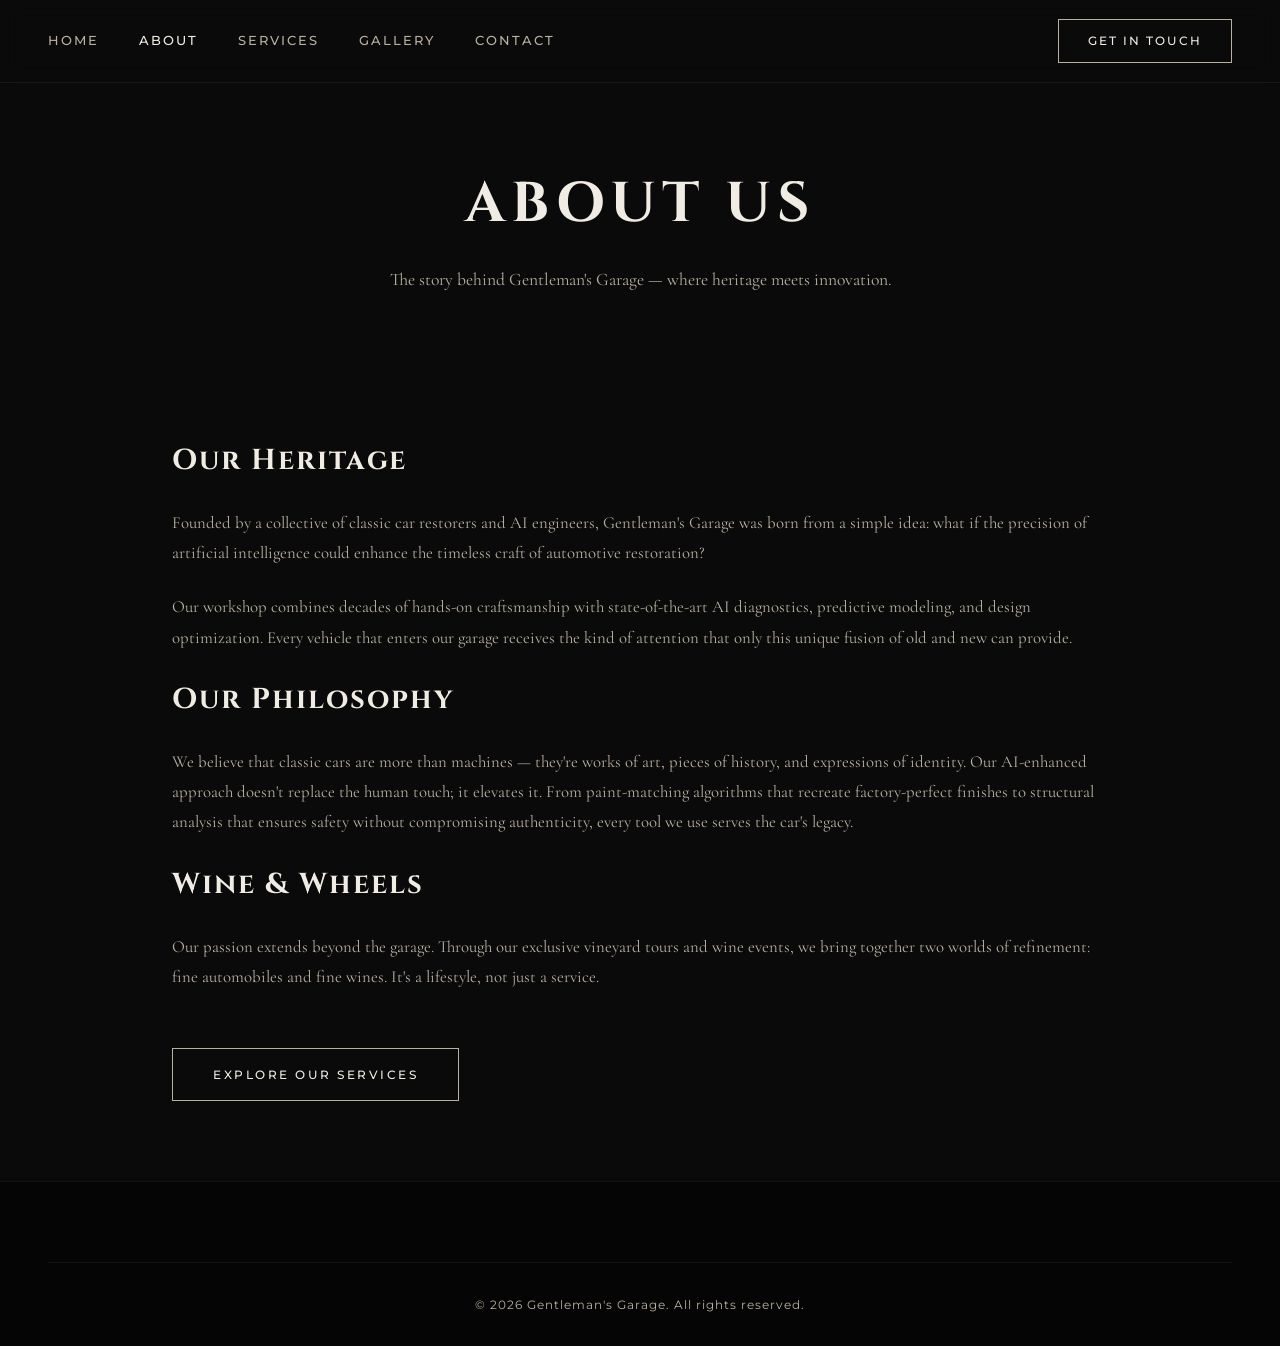
<file: pages/about.html>
<!DOCTYPE html>
<html lang="de">
<head>
  <meta charset="UTF-8">
  <meta name="viewport" content="width=device-width, initial-scale=1.0">
  <title>About — Gentleman's Garage</title>
  <link rel="stylesheet" href="../css/style.css">
  <link href="https://fonts.googleapis.com/css2?family=Cinzel:wght@400;600;700&family=Cormorant+Garamond:ital,wght@0,300;0,400;0,600;1,400&family=Montserrat:wght@300;400;500;600&display=swap" rel="stylesheet">
  <link rel="stylesheet" href="https://cdnjs.cloudflare.com/ajax/libs/font-awesome/6.5.1/css/all.min.css">
</head>
<body>
  <nav class="main-nav">
    <div class="nav-links">
      <a href="../index.html">HOME</a>
      <a href="about.html" class="active">ABOUT</a>
      <a href="services.html">SERVICES</a>
      <a href="gallery.html">GALLERY</a>
      <a href="contact.html">CONTACT</a>
    </div>
    <a href="contact.html" class="nav-cta">GET IN TOUCH</a>
  </nav>

  <div class="page-header">
    <h1>ABOUT US</h1>
    <p>The story behind Gentleman's Garage — where heritage meets innovation.</p>
  </div>

  <div class="page-content">
    <h2>Our Heritage</h2>
    <p>Founded by a collective of classic car restorers and AI engineers, Gentleman's Garage was born from a simple idea: what if the precision of artificial intelligence could enhance the timeless craft of automotive restoration?</p>
    <p>Our workshop combines decades of hands-on craftsmanship with state-of-the-art AI diagnostics, predictive modeling, and design optimization. Every vehicle that enters our garage receives the kind of attention that only this unique fusion of old and new can provide.</p>

    <h2>Our Philosophy</h2>
    <p>We believe that classic cars are more than machines — they're works of art, pieces of history, and expressions of identity. Our AI-enhanced approach doesn't replace the human touch; it elevates it. From paint-matching algorithms that recreate factory-perfect finishes to structural analysis that ensures safety without compromising authenticity, every tool we use serves the car's legacy.</p>

    <h2>Wine & Wheels</h2>
    <p>Our passion extends beyond the garage. Through our exclusive vineyard tours and wine events, we bring together two worlds of refinement: fine automobiles and fine wines. It's a lifestyle, not just a service.</p>

    <a href="services.html" class="btn btn-outline" style="margin-top:2rem">EXPLORE OUR SERVICES</a>
  </div>

  <footer class="main-footer">
    <div class="footer-bottom">
      <p>&copy; 2026 Gentleman's Garage. All rights reserved.</p>
    </div>
  </footer>
  <script src="../js/main.js"></script>
</body>
</html>
</file>
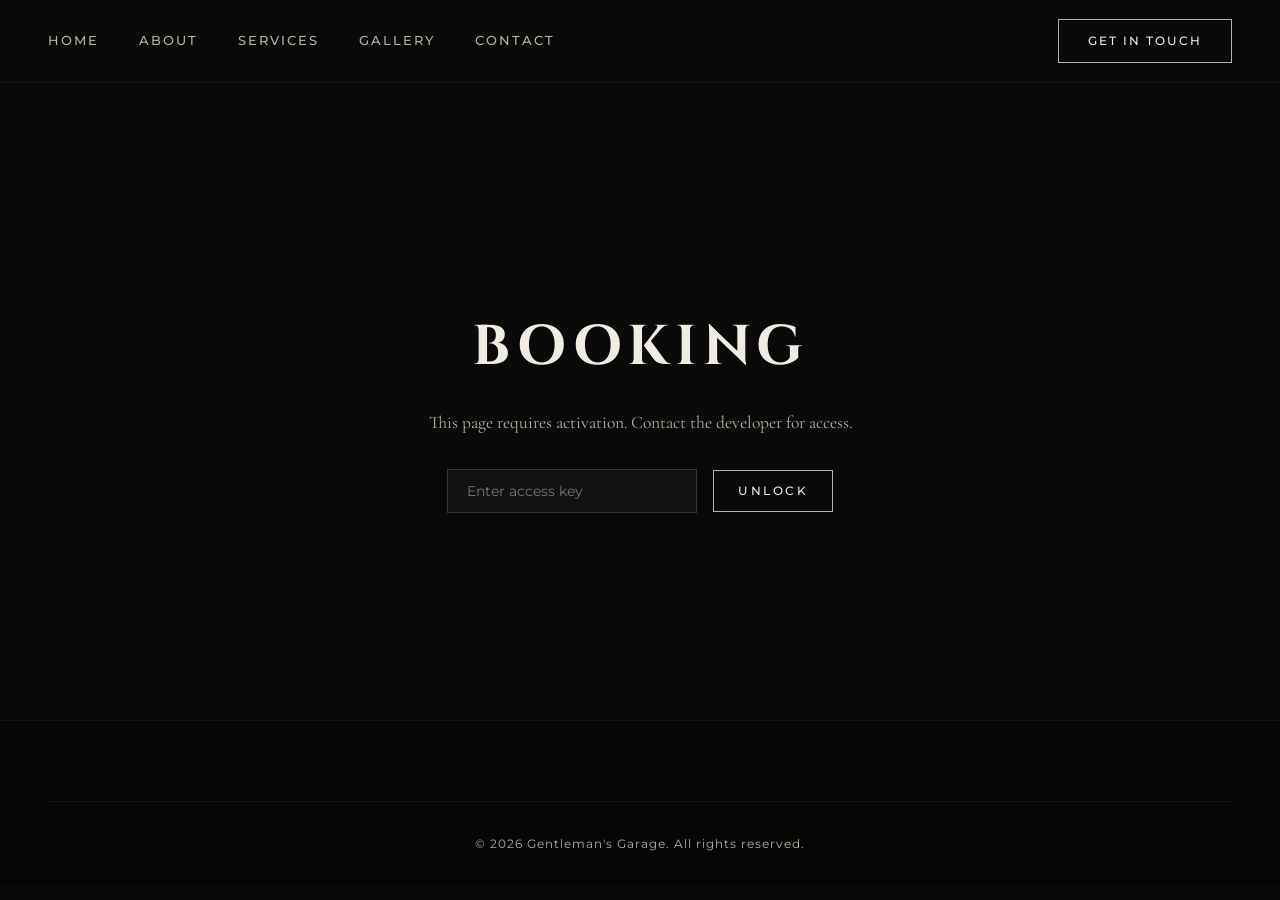
<file: pages/booking.html>
<!DOCTYPE html>
<html lang="de">
<head>
  <meta charset="UTF-8">
  <meta name="viewport" content="width=device-width, initial-scale=1.0">
  <title>Booking — Gentleman's Garage</title>
  <link rel="stylesheet" href="../css/style.css">
  <link href="https://fonts.googleapis.com/css2?family=Cinzel:wght@400;600;700&family=Cormorant+Garamond:ital,wght@0,300;0,400;0,600;1,400&family=Montserrat:wght@300;400;500;600&display=swap" rel="stylesheet">
  <link rel="stylesheet" href="https://cdnjs.cloudflare.com/ajax/libs/font-awesome/6.5.1/css/all.min.css">
</head>
<body>
  <nav class="main-nav">
    <div class="nav-links">
      <a href="../index.html">HOME</a>
      <a href="about.html">ABOUT</a>
      <a href="services.html">SERVICES</a>
      <a href="gallery.html">GALLERY</a>
      <a href="contact.html">CONTACT</a>
    </div>
    <a href="contact.html" class="nav-cta">GET IN TOUCH</a>
  </nav>

  <!-- Access gate: requires ?key=YOUR_KEY or localStorage gg_booking_key -->
  <div id="booking-gate" class="page-header" style="min-height:80vh;display:flex;flex-direction:column;align-items:center;justify-content:center">
    <h1>BOOKING</h1>
    <p id="gate-msg" style="margin-bottom:2rem">This page requires activation. Contact the developer for access.</p>
    <div id="gate-input" style="display:flex;gap:1rem;align-items:center">
      <input type="text" id="access-key" placeholder="Enter access key" style="padding:0.8rem 1.2rem;background:rgba(255,255,255,0.03);border:1px solid rgba(255,255,255,0.15);color:#f0ece4;font-family:'Montserrat',sans-serif;font-size:0.85rem;width:250px">
      <button onclick="checkKey()" class="btn btn-outline" style="padding:0.8rem 1.5rem">UNLOCK</button>
    </div>
  </div>

  <!-- Actual booking content (hidden until unlocked) -->
  <div id="booking-content" style="display:none">
    <div class="page-header">
      <h1>BOOK YOUR EXPERIENCE</h1>
      <p>Select a service and preferred date to reserve your slot.</p>
    </div>

    <div class="page-content">
      <div class="booking-grid">
        <div class="booking-options">
          <div class="booking-option" onclick="selectOption(this)">
            <input type="radio" name="service" value="restoration" hidden>
            <h3>AI-Enhanced Restoration</h3>
            <span class="price">FROM €5,000</span>
            <p>Full diagnostic & restoration consultation with AI analysis.</p>
          </div>
          <div class="booking-option" onclick="selectOption(this)">
            <input type="radio" name="service" value="custom" hidden>
            <h3>Custom Build Consultation</h3>
            <span class="price">FROM €2,500</span>
            <p>Restomod or concours build planning with 3D AI modeling.</p>
          </div>
          <div class="booking-option" onclick="selectOption(this)">
            <input type="radio" name="service" value="winetour" hidden>
            <h3>Luxury Wine Tour</h3>
            <span class="price">FROM €800 / PERSON</span>
            <p>Full-day vineyard tour in a classic car with tastings.</p>
          </div>
          <div class="booking-option" onclick="selectOption(this)">
            <input type="radio" name="service" value="event" hidden>
            <h3>Private Event</h3>
            <span class="price">ON REQUEST</span>
            <p>Exclusive gatherings, corporate events, or private track days.</p>
          </div>
        </div>

        <form class="contact-form" id="booking-form">
          <div class="form-row">
            <div class="form-group">
              <label>First Name</label>
              <input type="text" required>
            </div>
            <div class="form-group">
              <label>Last Name</label>
              <input type="text" required>
            </div>
          </div>
          <div class="form-group">
            <label>Email</label>
            <input type="email" required>
          </div>
          <div class="form-group">
            <label>Phone</label>
            <input type="tel">
          </div>
          <div class="form-row">
            <div class="form-group">
              <label>Preferred Date</label>
              <input type="date" required>
            </div>
            <div class="form-group">
              <label>Guests</label>
              <select>
                <option>1</option>
                <option>2</option>
                <option>3-4</option>
                <option>5-8</option>
                <option>8+</option>
              </select>
            </div>
          </div>
          <div class="form-group">
            <label>Notes</label>
            <textarea placeholder="Special requests, vehicle details, etc."></textarea>
          </div>
          <button type="submit" class="btn btn-gold" style="width:100%">SUBMIT BOOKING REQUEST</button>
        </form>
      </div>
    </div>
  </div>

  <footer class="main-footer">
    <div class="footer-bottom">
      <p>&copy; 2026 Gentleman's Garage. All rights reserved.</p>
    </div>
  </footer>

  <script src="../js/main.js"></script>
  <script>
    /*  DEVELOPER ACTIVATION SYSTEM
     *  ─────────────────────────────
     *  Method 1: URL param — booking.html?key=gentleman2026
     *  Method 2: localStorage — localStorage.setItem('gg_booking_key', 'gentleman2026')
     *  Method 3: Manual input on the page
     *
     *  To change the access key, edit the VALID_KEY below.
     */
    const VALID_KEY = 'gentleman2026';

    function unlock() {
      document.getElementById('booking-gate').style.display = 'none';
      document.getElementById('booking-content').style.display = 'block';
      localStorage.setItem('gg_booking_key', VALID_KEY);
    }

    function checkKey() {
      const input = document.getElementById('access-key').value.trim();
      if (input === VALID_KEY) {
        unlock();
      } else {
        document.getElementById('gate-msg').textContent = 'Invalid key. Please try again.';
        document.getElementById('gate-msg').style.color = '#c44';
      }
    }

    function selectOption(el) {
      document.querySelectorAll('.booking-option').forEach(o => o.classList.remove('selected'));
      el.classList.add('selected');
      el.querySelector('input[type="radio"]').checked = true;
    }

    // Auto-check on load
    (function() {
      const params = new URLSearchParams(window.location.search);
      const urlKey = params.get('key');
      const storedKey = localStorage.getItem('gg_booking_key');
      if (urlKey === VALID_KEY || storedKey === VALID_KEY) {
        unlock();
      }
    })();
  </script>
</body>
</html>
</file>
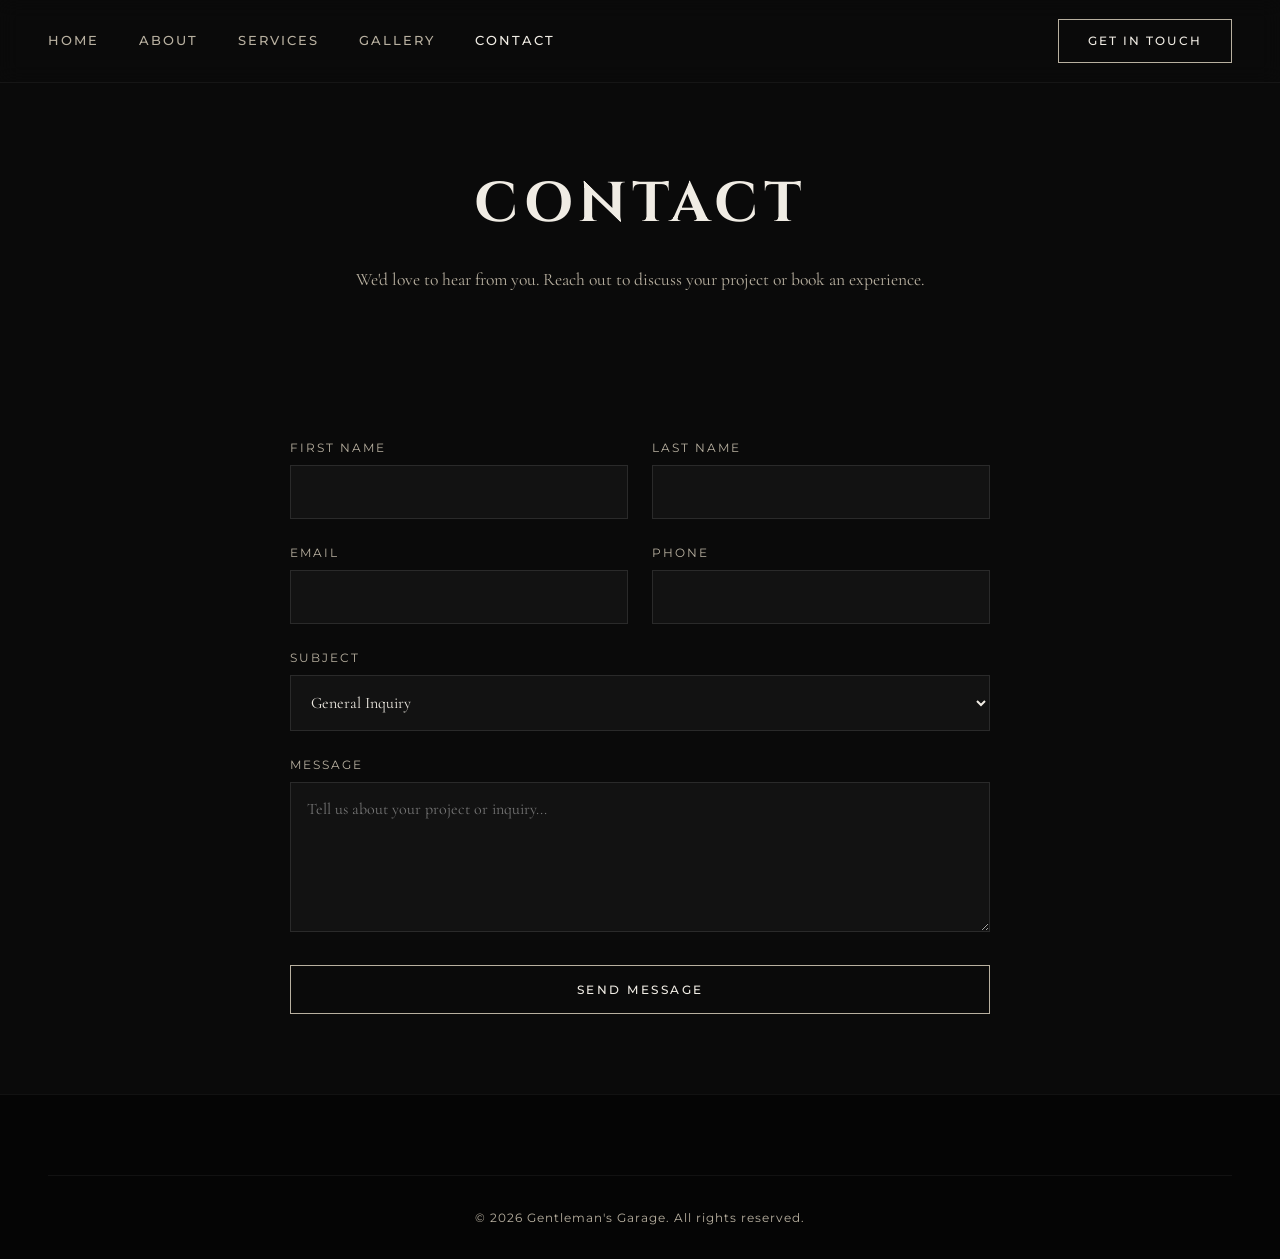
<file: pages/contact.html>
<!DOCTYPE html>
<html lang="de">
<head>
  <meta charset="UTF-8">
  <meta name="viewport" content="width=device-width, initial-scale=1.0">
  <title>Contact — Gentleman's Garage</title>
  <link rel="stylesheet" href="../css/style.css">
  <link href="https://fonts.googleapis.com/css2?family=Cinzel:wght@400;600;700&family=Cormorant+Garamond:ital,wght@0,300;0,400;0,600;1,400&family=Montserrat:wght@300;400;500;600&display=swap" rel="stylesheet">
  <link rel="stylesheet" href="https://cdnjs.cloudflare.com/ajax/libs/font-awesome/6.5.1/css/all.min.css">
</head>
<body>
  <nav class="main-nav">
    <div class="nav-links">
      <a href="../index.html">HOME</a>
      <a href="about.html">ABOUT</a>
      <a href="services.html">SERVICES</a>
      <a href="gallery.html">GALLERY</a>
      <a href="contact.html" class="active">CONTACT</a>
    </div>
    <a href="contact.html" class="nav-cta">GET IN TOUCH</a>
  </nav>

  <div class="page-header">
    <h1>CONTACT</h1>
    <p>We'd love to hear from you. Reach out to discuss your project or book an experience.</p>
  </div>

  <div class="page-content">
    <form class="contact-form">
      <div class="form-row">
        <div class="form-group">
          <label>First Name</label>
          <input type="text" required>
        </div>
        <div class="form-group">
          <label>Last Name</label>
          <input type="text" required>
        </div>
      </div>
      <div class="form-row">
        <div class="form-group">
          <label>Email</label>
          <input type="email" required>
        </div>
        <div class="form-group">
          <label>Phone</label>
          <input type="tel">
        </div>
      </div>
      <div class="form-group">
        <label>Subject</label>
        <select>
          <option>General Inquiry</option>
          <option>AI Restoration</option>
          <option>Custom Build</option>
          <option>Wine Tour</option>
          <option>Event Booking</option>
          <option>Other</option>
        </select>
      </div>
      <div class="form-group">
        <label>Message</label>
        <textarea placeholder="Tell us about your project or inquiry..."></textarea>
      </div>
      <button type="submit" class="btn btn-outline" style="width:100%">SEND MESSAGE</button>
    </form>
  </div>

  <footer class="main-footer">
    <div class="footer-bottom">
      <p>&copy; 2026 Gentleman's Garage. All rights reserved.</p>
    </div>
  </footer>
  <script src="../js/main.js"></script>
</body>
</html>
</file>
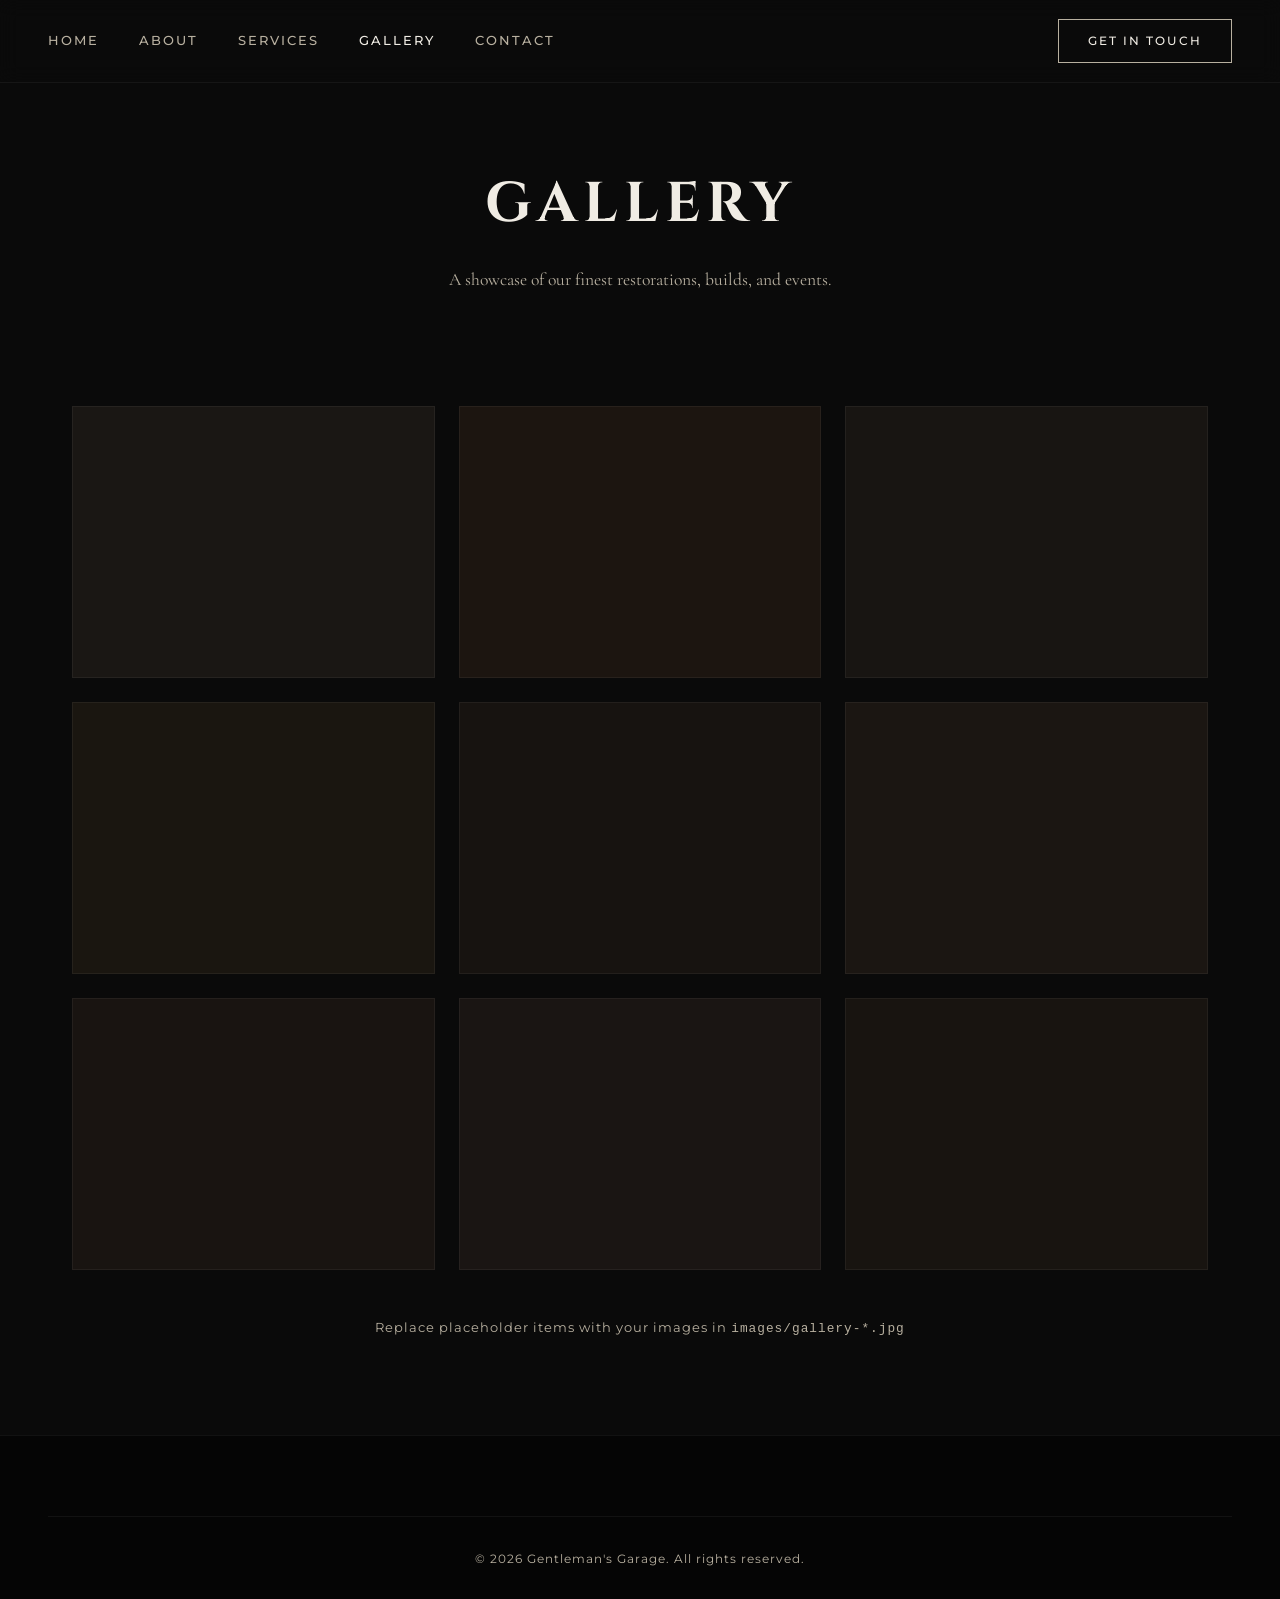
<file: pages/gallery.html>
<!DOCTYPE html>
<html lang="de">
<head>
  <meta charset="UTF-8">
  <meta name="viewport" content="width=device-width, initial-scale=1.0">
  <title>Gallery — Gentleman's Garage</title>
  <link rel="stylesheet" href="../css/style.css">
  <link href="https://fonts.googleapis.com/css2?family=Cinzel:wght@400;600;700&family=Cormorant+Garamond:ital,wght@0,300;0,400;0,600;1,400&family=Montserrat:wght@300;400;500;600&display=swap" rel="stylesheet">
  <link rel="stylesheet" href="https://cdnjs.cloudflare.com/ajax/libs/font-awesome/6.5.1/css/all.min.css">
</head>
<body>
  <nav class="main-nav">
    <div class="nav-links">
      <a href="../index.html">HOME</a>
      <a href="about.html">ABOUT</a>
      <a href="services.html">SERVICES</a>
      <a href="gallery.html" class="active">GALLERY</a>
      <a href="contact.html">CONTACT</a>
    </div>
    <a href="contact.html" class="nav-cta">GET IN TOUCH</a>
  </nav>

  <div class="page-header">
    <h1>GALLERY</h1>
    <p>A showcase of our finest restorations, builds, and events.</p>
  </div>

  <section style="padding: 3rem 0 6rem;">
    <div class="gallery-full">
      <div class="gallery-item" style="background-color:#1a1714"></div>
      <div class="gallery-item" style="background-color:#1c1510"></div>
      <div class="gallery-item" style="background-color:#181512"></div>
      <div class="gallery-item" style="background-color:#1a1610"></div>
      <div class="gallery-item" style="background-color:#171310"></div>
      <div class="gallery-item" style="background-color:#1b1612"></div>
      <div class="gallery-item" style="background-color:#191411"></div>
      <div class="gallery-item" style="background-color:#1a1513"></div>
      <div class="gallery-item" style="background-color:#181410"></div>
    </div>
    <p style="text-align:center;color:var(--text-secondary);margin-top:3rem;font-family:var(--font-ui);font-size:0.8rem;letter-spacing:1px;">Replace placeholder items with your images in <code>images/gallery-*.jpg</code></p>
  </section>

  <footer class="main-footer">
    <div class="footer-bottom">
      <p>&copy; 2026 Gentleman's Garage. All rights reserved.</p>
    </div>
  </footer>
  <script src="../js/main.js"></script>
</body>
</html>
</file>
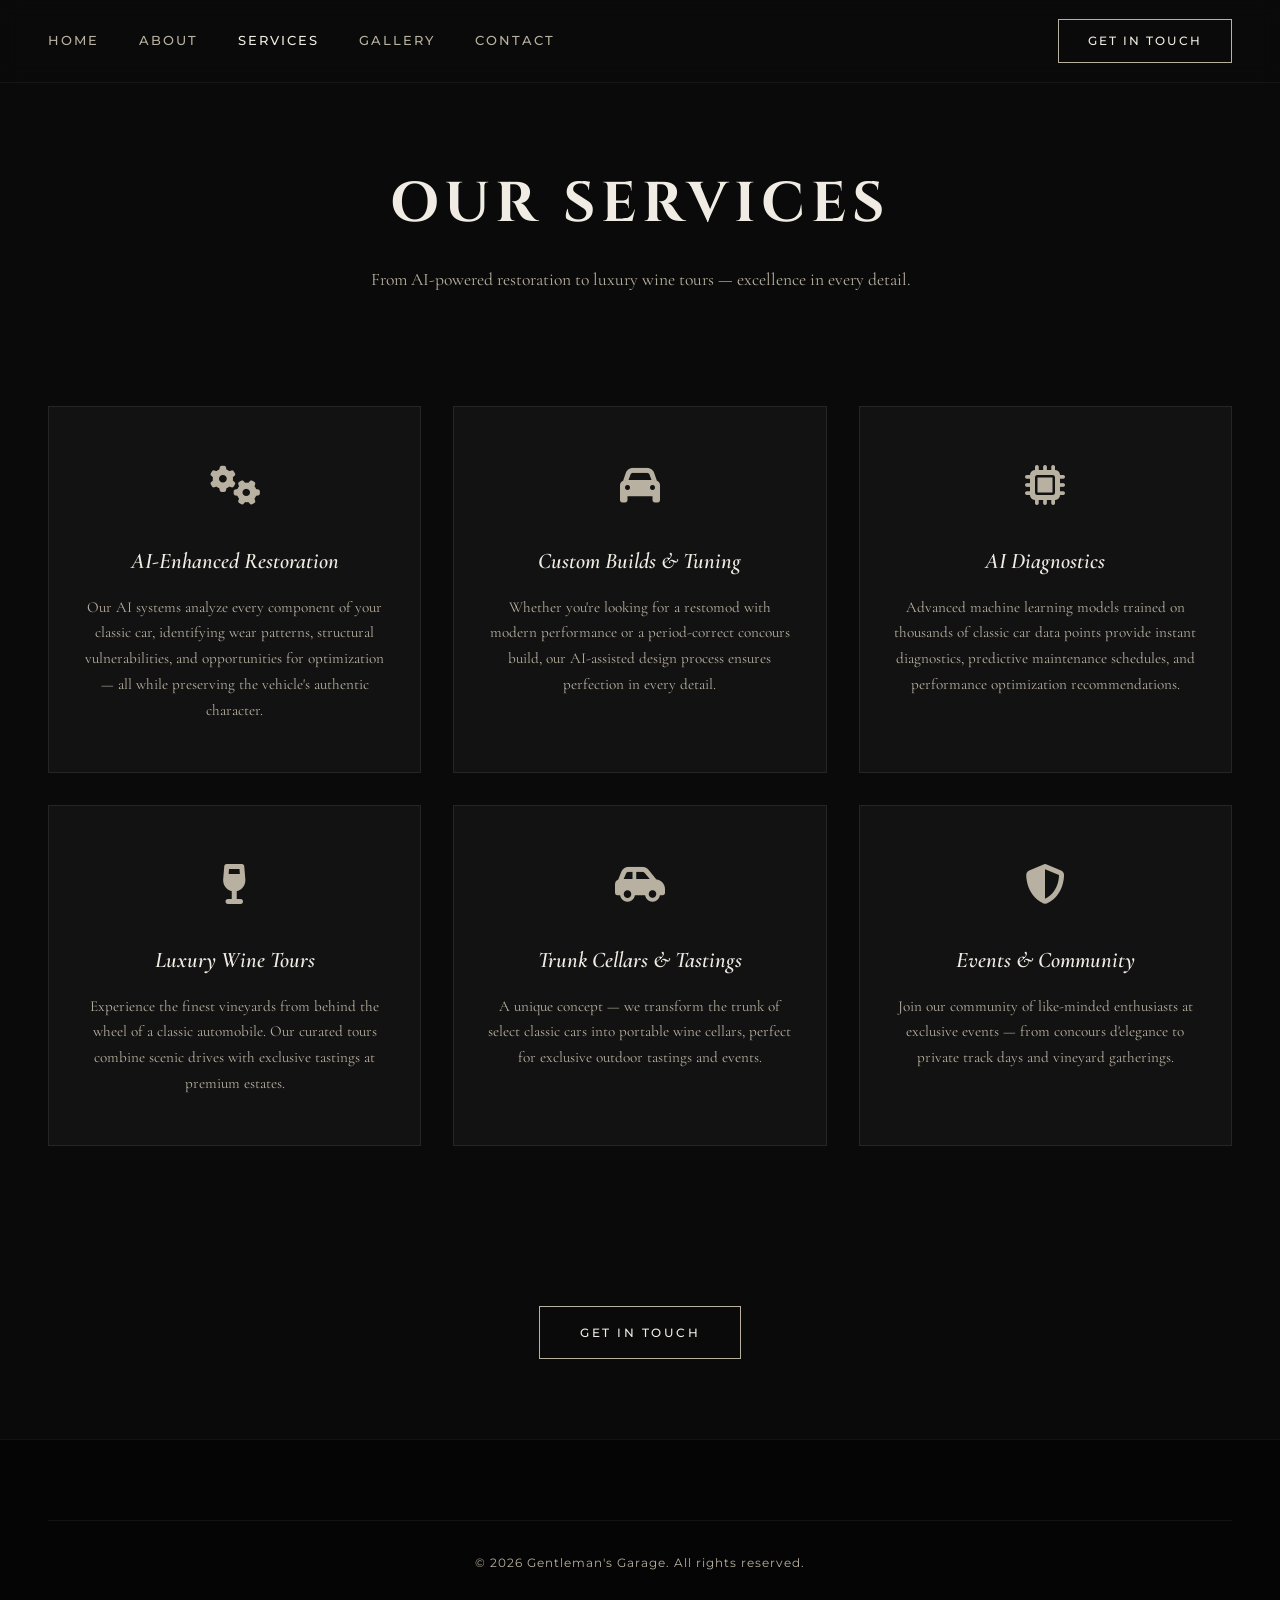
<file: pages/services.html>
<!DOCTYPE html>
<html lang="de">
<head>
  <meta charset="UTF-8">
  <meta name="viewport" content="width=device-width, initial-scale=1.0">
  <title>Services — Gentleman's Garage</title>
  <link rel="stylesheet" href="../css/style.css">
  <link href="https://fonts.googleapis.com/css2?family=Cinzel:wght@400;600;700&family=Cormorant+Garamond:ital,wght@0,300;0,400;0,600;1,400&family=Montserrat:wght@300;400;500;600&display=swap" rel="stylesheet">
  <link rel="stylesheet" href="https://cdnjs.cloudflare.com/ajax/libs/font-awesome/6.5.1/css/all.min.css">
</head>
<body>
  <nav class="main-nav">
    <div class="nav-links">
      <a href="../index.html">HOME</a>
      <a href="about.html">ABOUT</a>
      <a href="services.html" class="active">SERVICES</a>
      <a href="gallery.html">GALLERY</a>
      <a href="contact.html">CONTACT</a>
    </div>
    <a href="contact.html" class="nav-cta">GET IN TOUCH</a>
  </nav>

  <div class="page-header">
    <h1>OUR SERVICES</h1>
    <p>From AI-powered restoration to luxury wine tours — excellence in every detail.</p>
  </div>

  <section class="services-preview" style="padding-top:3rem">
    <div class="services-grid">
      <div class="service-card">
        <div class="service-icon"><i class="fas fa-cogs"></i></div>
        <h3>AI-Enhanced Restoration</h3>
        <p>Our AI systems analyze every component of your classic car, identifying wear patterns, structural vulnerabilities, and opportunities for optimization — all while preserving the vehicle's authentic character.</p>
      </div>
      <div class="service-card">
        <div class="service-icon"><i class="fas fa-car"></i></div>
        <h3>Custom Builds & Tuning</h3>
        <p>Whether you're looking for a restomod with modern performance or a period-correct concours build, our AI-assisted design process ensures perfection in every detail.</p>
      </div>
      <div class="service-card">
        <div class="service-icon"><i class="fas fa-microchip"></i></div>
        <h3>AI Diagnostics</h3>
        <p>Advanced machine learning models trained on thousands of classic car data points provide instant diagnostics, predictive maintenance schedules, and performance optimization recommendations.</p>
      </div>
      <div class="service-card">
        <div class="service-icon"><i class="fas fa-wine-glass"></i></div>
        <h3>Luxury Wine Tours</h3>
        <p>Experience the finest vineyards from behind the wheel of a classic automobile. Our curated tours combine scenic drives with exclusive tastings at premium estates.</p>
      </div>
      <div class="service-card">
        <div class="service-icon"><i class="fas fa-car-side"></i></div>
        <h3>Trunk Cellars & Tastings</h3>
        <p>A unique concept — we transform the trunk of select classic cars into portable wine cellars, perfect for exclusive outdoor tastings and events.</p>
      </div>
      <div class="service-card">
        <div class="service-icon"><i class="fas fa-shield-halved"></i></div>
        <h3>Events & Community</h3>
        <p>Join our community of like-minded enthusiasts at exclusive events — from concours d'elegance to private track days and vineyard gatherings.</p>
      </div>
    </div>
  </section>

  <div class="page-content" style="text-align:center">
    <a href="contact.html" class="btn btn-outline">GET IN TOUCH</a>
  </div>

  <footer class="main-footer">
    <div class="footer-bottom">
      <p>&copy; 2026 Gentleman's Garage. All rights reserved.</p>
    </div>
  </footer>
  <script src="../js/main.js"></script>
</body>
</html>
</file>
<file: css/style.css>
/* ============================================
   GENTLEMAN'S GARAGE — Main Stylesheet
   Dark luxury aesthetic with gold accents
   ============================================ */

:root {
  --bg-dark: #0a0a0a;
  --bg-card: rgba(20, 20, 20, 0.85);
  --text-primary: #f0ece4;
  --text-secondary: #b8b0a0;
  --gold: #c9a84c;
  --gold-light: #e0c875;
  --border: rgba(201, 168, 76, 0.3);
  --font-display: 'Cinzel', serif;
  --font-body: 'Cormorant Garamond', serif;
  --font-ui: 'Montserrat', sans-serif;
}

*, *::before, *::after { box-sizing: border-box; margin: 0; padding: 0; }

html { scroll-behavior: smooth; }

body {
  font-family: var(--font-body);
  background: var(--bg-dark);
  color: var(--text-primary);
  line-height: 1.6;
  overflow-x: hidden;
}

a { color: var(--text-primary); text-decoration: none; }

.container { max-width: 1200px; margin: 0 auto; padding: 0 2rem; }

/* ---- NAVIGATION ---- */
.main-nav {
  position: fixed;
  top: 0; left: 0; right: 0;
  z-index: 1000;
  display: flex;
  justify-content: space-between;
  align-items: center;
  padding: 1.2rem 3rem;
  background: rgba(10, 10, 10, 0.9);
  backdrop-filter: blur(10px);
  border-bottom: 1px solid rgba(255,255,255,0.05);
}

.nav-links {
  display: flex;
  gap: 2.5rem;
}

.nav-links a {
  font-family: var(--font-ui);
  font-size: 0.8rem;
  font-weight: 500;
  letter-spacing: 2px;
  color: var(--text-secondary);
  transition: color 0.3s;
}

.nav-links a:hover, .nav-links a.active {
  color: var(--text-primary);
}

.nav-cta {
  font-family: var(--font-ui);
  font-size: 0.75rem;
  font-weight: 500;
  letter-spacing: 2px;
  padding: 0.7rem 1.8rem;
  border: 1px solid var(--text-secondary);
  transition: all 0.3s;
}

.nav-cta:hover {
  border-color: var(--gold);
  color: var(--gold);
}

/* ---- BUTTONS ---- */
.btn {
  display: inline-block;
  font-family: var(--font-ui);
  font-size: 0.75rem;
  font-weight: 500;
  letter-spacing: 2.5px;
  padding: 1rem 2.5rem;
  transition: all 0.3s;
  cursor: pointer;
}

.btn-outline {
  border: 1px solid var(--text-secondary);
  background: transparent;
  color: var(--text-primary);
}

.btn-outline:hover {
  border-color: var(--gold);
  color: var(--gold);
  background: rgba(201, 168, 76, 0.05);
}

.btn-gold {
  background: var(--gold);
  color: var(--bg-dark);
  border: 1px solid var(--gold);
  font-weight: 600;
}

.btn-gold:hover {
  background: var(--gold-light);
}

/* ---- HERO SECTION ---- */
.hero {
  position: relative;
  height: 100vh;
  min-height: 700px;
  display: flex;
  align-items: center;
  justify-content: center;
  text-align: center;
  overflow: hidden;
}

.hero-slides {
  position: absolute;
  inset: 0;
}

.hero-slide {
  position: absolute;
  inset: 0;
  background-size: cover;
  background-position: center;
  opacity: 0;
  transition: opacity 1.2s ease;
}

.hero-slide.active { opacity: 1; }

/* Fallback gradient when no images */
.hero-slide {
  background-color: #1a1410;
  background-image:
    radial-gradient(ellipse at 70% 40%, rgba(60, 45, 20, 0.6) 0%, transparent 60%),
    radial-gradient(ellipse at 30% 60%, rgba(40, 30, 15, 0.4) 0%, transparent 50%);
}

.hero-overlay {
  position: absolute;
  inset: 0;
  background: linear-gradient(
    to bottom,
    rgba(10,10,10,0.4) 0%,
    rgba(10,10,10,0.2) 40%,
    rgba(10,10,10,0.6) 80%,
    rgba(10,10,10,0.95) 100%
  );
  z-index: 1;
}

.hero-content {
  position: relative;
  z-index: 2;
  padding: 0 2rem;
  animation: fadeUp 1.2s ease;
}

@keyframes fadeUp {
  from { opacity: 0; transform: translateY(30px); }
  to { opacity: 1; transform: translateY(0); }
}

.hero-title {
  font-family: var(--font-display);
  font-size: clamp(2.5rem, 6vw, 5rem);
  font-weight: 400;
  letter-spacing: 8px;
  margin-bottom: 0.8rem;
  text-shadow: 0 2px 20px rgba(0,0,0,0.5);
}

.hero-divider {
  display: flex;
  align-items: center;
  justify-content: center;
  gap: 1.5rem;
  margin-bottom: 1.5rem;
}

.hero-divider .line {
  width: 60px;
  height: 1px;
  background: var(--gold);
}

.hero-subtitle {
  font-family: var(--font-ui);
  font-size: 0.85rem;
  letter-spacing: 6px;
  color: var(--text-secondary);
}

.hero-tagline {
  font-family: var(--font-body);
  font-size: clamp(1.4rem, 3vw, 2.2rem);
  font-weight: 300;
  font-style: italic;
  margin-bottom: 1rem;
}

.hero-desc {
  font-size: 1.1rem;
  color: var(--text-secondary);
  margin-bottom: 2.5rem;
  line-height: 1.8;
}

.hero-buttons {
  display: flex;
  gap: 1.5rem;
  justify-content: center;
  flex-wrap: wrap;
}

.hero-indicators {
  position: absolute;
  bottom: 2rem;
  left: 50%;
  transform: translateX(-50%);
  z-index: 2;
  display: flex;
  gap: 0.8rem;
}

.indicator {
  width: 10px; height: 10px;
  border-radius: 50%;
  border: 1px solid var(--text-secondary);
  background: transparent;
  cursor: pointer;
  transition: all 0.3s;
}

.indicator.active {
  background: var(--gold);
  border-color: var(--gold);
}

/* ---- SERVICES PREVIEW ---- */
.services-preview {
  padding: 5rem 3rem;
  background: linear-gradient(to bottom, rgba(10,10,10,0.95), var(--bg-dark));
}

.services-grid {
  display: grid;
  grid-template-columns: repeat(3, 1fr);
  gap: 2rem;
  max-width: 1200px;
  margin: 0 auto;
}

.service-card {
  background: var(--bg-card);
  border: 1px solid rgba(255,255,255,0.08);
  padding: 3rem 2rem;
  text-align: center;
  transition: all 0.4s;
}

.service-card:hover {
  border-color: var(--border);
  transform: translateY(-4px);
}

.service-icon {
  font-size: 2.5rem;
  color: var(--text-secondary);
  margin-bottom: 1.5rem;
}

.service-card h3 {
  font-family: var(--font-body);
  font-size: 1.4rem;
  font-weight: 600;
  font-style: italic;
  margin-bottom: 1rem;
}

.service-card p {
  font-size: 0.95rem;
  color: var(--text-secondary);
  line-height: 1.7;
}

/* ---- VINEYARD SECTION ---- */
.vineyard-section {
  position: relative;
  min-height: 80vh;
  display: flex;
  flex-direction: column;
  align-items: center;
  justify-content: center;
  padding: 6rem 3rem;
  overflow: hidden;
}
.vineyard-video {
  position: absolute;
  inset: 0;
  width: 100%;
  height: 100%;
  object-fit: cover;
  z-index: 0;
  opacity: 1;
}

.vineyard-bg {
  position: absolute;
  inset: 0;
  background-size: cover;
  background-position: center;
  background-color: #1a1510;
  background-image:
    radial-gradient(ellipse at 60% 50%, rgba(50, 40, 15, 0.5) 0%, transparent 60%);
}

.vineyard-content {
  position: relative;
  z-index: 2;
  display: flex;
  gap: 4rem;
  max-width: 1200px;
  width: 100%;
  align-items: center;
}

.vineyard-left { flex: 1; }

.vineyard-title {
  font-family: var(--font-display);
  font-size: clamp(2rem, 4vw, 3.5rem);
  font-weight: 400;
  letter-spacing: 4px;
  line-height: 1.2;
  margin-bottom: 1.5rem;
}

.vineyard-desc {
  font-size: 1.1rem;
  color: var(--text-secondary);
  margin-bottom: 2rem;
  max-width: 500px;
}

.qr-block {
  display: flex;
  align-items: center;
  gap: 2rem;
}

.qr-placeholder {
  width: 140px; height: 140px;
  background: white;
  display: flex;
  align-items: center;
  justify-content: center;
  font-size: 4rem;
  color: #333;
}

.vineyard-right {
  flex: 0.6;
  display: flex;
  justify-content: center;
}

.phone-mockup {
  font-size: 10rem;
  color: var(--text-secondary);
  opacity: 0.4;
}

.vineyard-buttons {
  position: relative;
  z-index: 2;
  display: flex;
  gap: 1.5rem;
  margin-top: 3rem;
}

/* ---- WINE SERVICES ---- */
.wine-services {
  background: linear-gradient(to bottom, var(--bg-dark), rgba(15,12,8,1));
}

/* ---- ABOUT TEASER ---- */
.about-teaser {
  padding: 8rem 2rem;
  text-align: center;
  background:
    radial-gradient(ellipse at center, rgba(30,25,15,0.4) 0%, transparent 70%),
    var(--bg-dark);
}

.about-teaser h2 {
  font-family: var(--font-display);
  font-size: clamp(1.8rem, 3.5vw, 2.8rem);
  font-weight: 400;
  letter-spacing: 3px;
  margin-bottom: 1.5rem;
}

.about-teaser p {
  max-width: 700px;
  margin: 0 auto 2.5rem;
  font-size: 1.1rem;
  color: var(--text-secondary);
  line-height: 1.8;
}

/* ---- GALLERY TEASER ---- */
.gallery-teaser {
  padding: 5rem 3rem;
  text-align: center;
}

.gallery-teaser h2 {
  font-family: var(--font-display);
  font-size: 2.2rem;
  letter-spacing: 3px;
  margin-bottom: 2.5rem;
}

.gallery-grid {
  display: grid;
  grid-template-columns: repeat(4, 1fr);
  gap: 1rem;
  max-width: 1200px;
  margin: 0 auto;
}

.gallery-item {
  aspect-ratio: 1;
  background-size: cover;
  background-position: center;
  background-color: #1a1714;
  border: 1px solid rgba(255,255,255,0.05);
  transition: all 0.4s;
  cursor: pointer;
}

.gallery-item:hover {
  transform: scale(1.03);
  border-color: var(--border);
}

/* ---- BOOKING (hidden by default) ---- */
.booking-section {
  padding: 6rem 2rem;
  text-align: center;
  background: linear-gradient(135deg, rgba(201,168,76,0.08), transparent);
  border-top: 1px solid var(--border);
  border-bottom: 1px solid var(--border);
}

.booking-section h2 {
  font-family: var(--font-display);
  font-size: 2.5rem;
  letter-spacing: 3px;
  margin-bottom: 1rem;
}

.booking-section p {
  color: var(--text-secondary);
  font-size: 1.1rem;
  margin-bottom: 2rem;
}

/* ---- FOOTER ---- */
.main-footer {
  padding: 5rem 3rem 2rem;
  background: #050505;
  border-top: 1px solid rgba(255,255,255,0.05);
}

.footer-grid {
  display: grid;
  grid-template-columns: 2fr 1fr 1fr 1fr;
  gap: 3rem;
  max-width: 1200px;
  margin: 0 auto 3rem;
}

.footer-col h3 {
  font-family: var(--font-display);
  font-size: 1.3rem;
  letter-spacing: 2px;
  margin-bottom: 1rem;
}

.footer-col h4 {
  font-family: var(--font-ui);
  font-size: 0.75rem;
  letter-spacing: 2px;
  text-transform: uppercase;
  color: var(--text-secondary);
  margin-bottom: 1.2rem;
}

.footer-col p {
  color: var(--text-secondary);
  font-size: 0.95rem;
}

.footer-col a {
  display: block;
  color: var(--text-secondary);
  font-family: var(--font-ui);
  font-size: 0.8rem;
  margin-bottom: 0.6rem;
  transition: color 0.3s;
}

.footer-col a:hover { color: var(--gold); }

.social-links {
  display: flex;
  gap: 1rem;
}

.social-links a {
  font-size: 1.2rem;
  display: inline-block;
}

.footer-bottom {
  text-align: center;
  padding-top: 2rem;
  border-top: 1px solid rgba(255,255,255,0.05);
}

.footer-bottom p {
  font-family: var(--font-ui);
  font-size: 0.75rem;
  color: var(--text-secondary);
  letter-spacing: 1px;
}

/* ---- PAGE TEMPLATE (for subpages) ---- */
.page-header {
  padding: 10rem 2rem 4rem;
  text-align: center;
  background:
    linear-gradient(to bottom, rgba(10,10,10,0.3), rgba(10,10,10,0.95)),
    var(--bg-dark);
}

.page-header h1 {
  font-family: var(--font-display);
  font-size: clamp(2rem, 5vw, 3.5rem);
  letter-spacing: 6px;
  margin-bottom: 1rem;
}

.page-header p {
  color: var(--text-secondary);
  font-size: 1.1rem;
  max-width: 600px;
  margin: 0 auto;
}

.page-content {
  padding: 5rem 2rem;
  max-width: 1000px;
  margin: 0 auto;
}

.page-content h2 {
  font-family: var(--font-display);
  font-size: 1.8rem;
  letter-spacing: 2px;
  margin-bottom: 1.5rem;
}

.page-content p {
  color: var(--text-secondary);
  font-size: 1.05rem;
  line-height: 1.8;
  margin-bottom: 1.5rem;
}

/* ---- CONTACT FORM ---- */
.contact-form {
  max-width: 700px;
  margin: 0 auto;
}

.form-group {
  margin-bottom: 1.5rem;
}

.form-group label {
  display: block;
  font-family: var(--font-ui);
  font-size: 0.75rem;
  letter-spacing: 2px;
  text-transform: uppercase;
  color: var(--text-secondary);
  margin-bottom: 0.5rem;
}

.form-group input,
.form-group textarea,
.form-group select {
  width: 100%;
  padding: 1rem;
  background: rgba(255,255,255,0.03);
  border: 1px solid rgba(255,255,255,0.1);
  color: var(--text-primary);
  font-family: var(--font-body);
  font-size: 1rem;
  transition: border-color 0.3s;
}

.form-group input:focus,
.form-group textarea:focus,
.form-group select:focus {
  outline: none;
  border-color: var(--gold);
}

.form-group textarea { min-height: 150px; resize: vertical; }

.form-row {
  display: grid;
  grid-template-columns: 1fr 1fr;
  gap: 1.5rem;
}

/* ---- BOOKING PAGE ---- */
.booking-grid {
  display: grid;
  grid-template-columns: 1fr 1fr;
  gap: 3rem;
  max-width: 1100px;
  margin: 0 auto;
}

.booking-options {
  display: flex;
  flex-direction: column;
  gap: 1.5rem;
}

.booking-option {
  padding: 2rem;
  border: 1px solid rgba(255,255,255,0.08);
  background: var(--bg-card);
  cursor: pointer;
  transition: all 0.3s;
}

.booking-option:hover, .booking-option.selected {
  border-color: var(--gold);
}

.booking-option h3 {
  font-family: var(--font-body);
  font-size: 1.3rem;
  font-style: italic;
  margin-bottom: 0.5rem;
}

.booking-option .price {
  font-family: var(--font-ui);
  font-size: 0.8rem;
  color: var(--gold);
  letter-spacing: 1px;
}

.booking-option p {
  color: var(--text-secondary);
  font-size: 0.9rem;
  margin-top: 0.5rem;
}

/* ---- GALLERY PAGE ---- */
.gallery-full {
  display: grid;
  grid-template-columns: repeat(3, 1fr);
  gap: 1.5rem;
  max-width: 1200px;
  margin: 0 auto;
  padding: 0 2rem;
}

.gallery-full .gallery-item {
  aspect-ratio: 4/3;
}

/* ---- RESPONSIVE ---- */
@media (max-width: 900px) {
  .services-grid { grid-template-columns: 1fr; }
  .gallery-grid { grid-template-columns: repeat(2, 1fr); }
  .gallery-full { grid-template-columns: repeat(2, 1fr); }
  .footer-grid { grid-template-columns: 1fr 1fr; }
  .vineyard-content { flex-direction: column; }
  .vineyard-right { display: none; }
  .booking-grid { grid-template-columns: 1fr; }
  .form-row { grid-template-columns: 1fr; }
  .nav-links { gap: 1.2rem; }
  .nav-links a { font-size: 0.7rem; }
}

@media (max-width: 600px) {
  .main-nav { padding: 1rem 1.5rem; flex-wrap: wrap; gap: 1rem; }
  .nav-links { gap: 1rem; }
  .hero-buttons { flex-direction: column; align-items: center; }
  .gallery-grid { grid-template-columns: 1fr; }
  .footer-grid { grid-template-columns: 1fr; }
}
</file>
